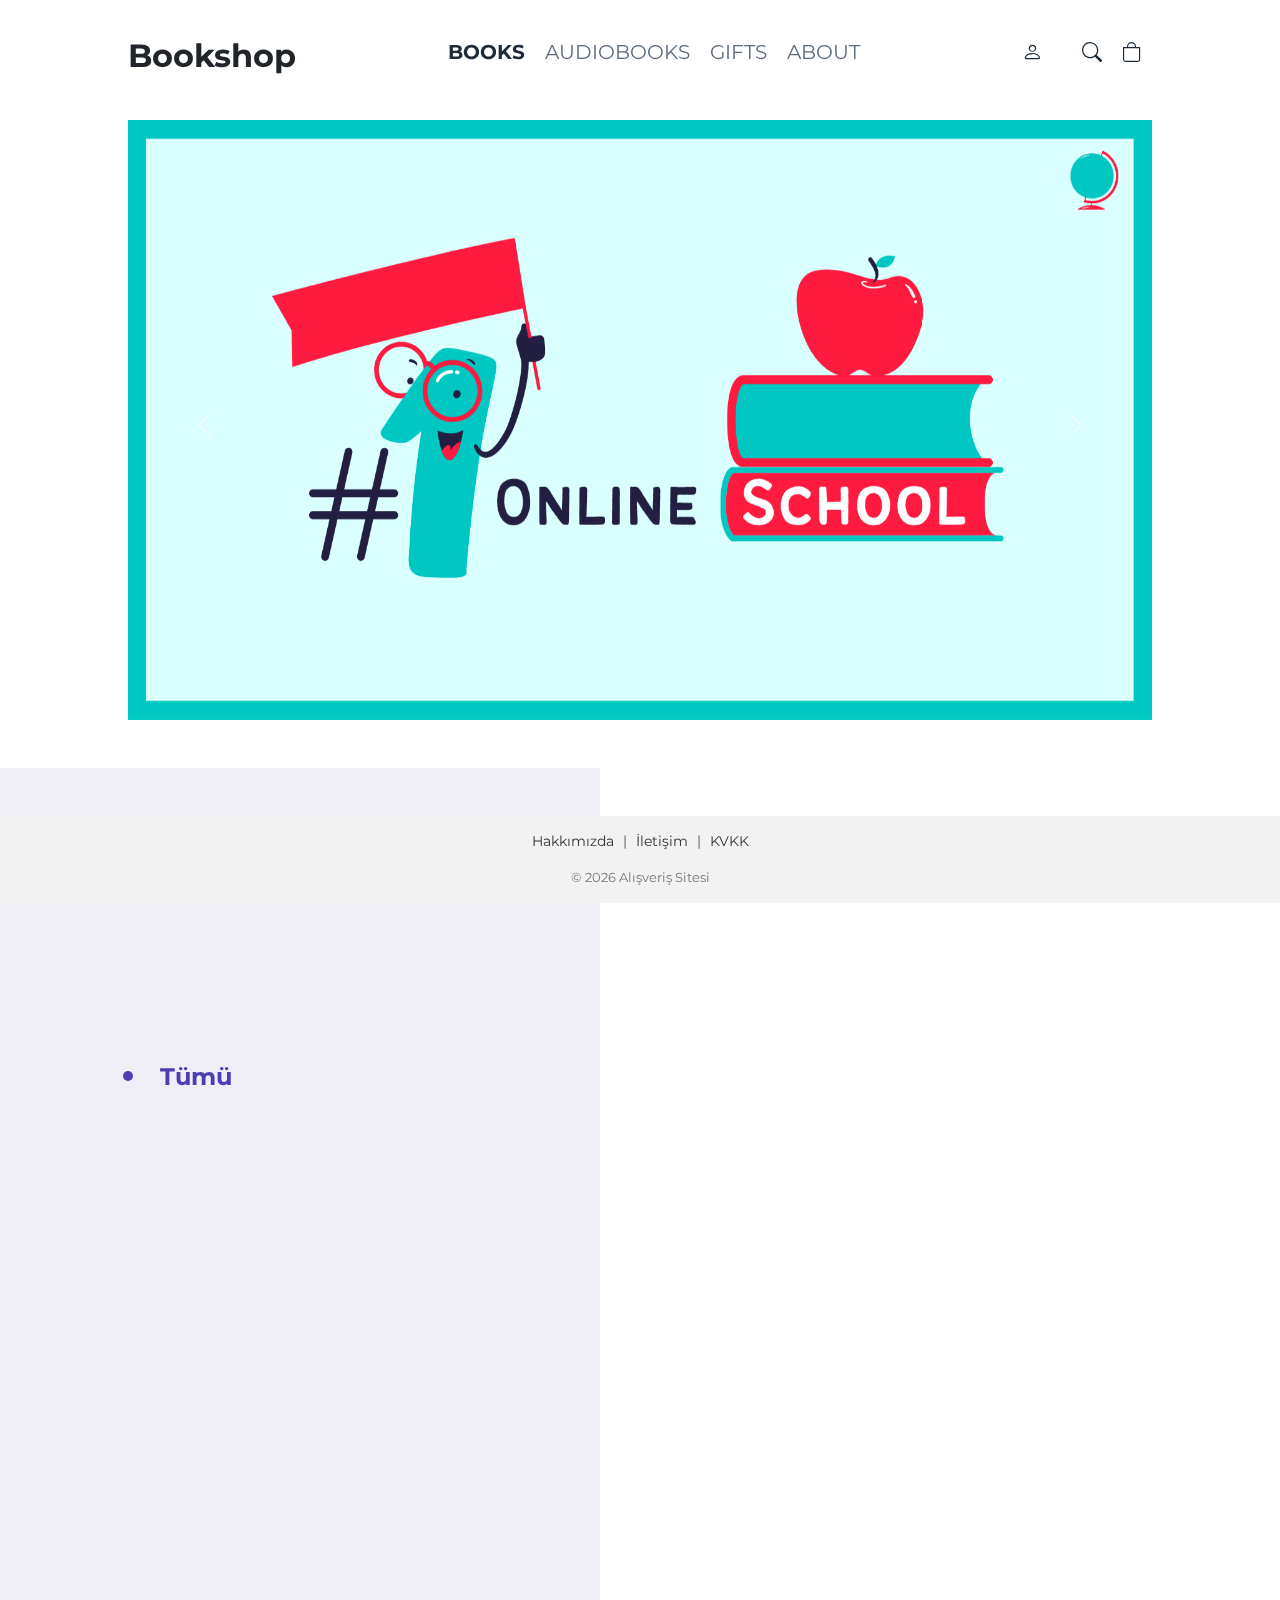
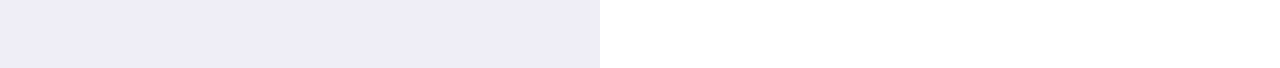
<file: index.html>
<!DOCTYPE html>
<html lang="en">
  <head>
    <meta charset="UTF-8" />
    <meta name="viewport" content="width=device-width, initial-scale=1.0" />
    <title>E-Ticaret Sitesi</title>
    <link rel="stylesheet" href="./assets/bootstrap/css/bootstrap.min.css" />
    <link rel="stylesheet" href="./assets/toastr/toastr.min.css" />
    <link rel="stylesheet" href="style.css" />
  </head>
  <body>
    <nav class="navbar">
      <h2 class="title">Bookshop</h2>
      <ul class="menu">
        <li class="active">BOOKS</li>
        <li>AUDIOBOOKS</li>
        <li>GIFTS</li>
        <li>ABOUT</li>
      </ul>
      <ul class="menu_icons">
        <a href="oturumAcma.html">
          <li><i class="bi bi-person"></i></li>
        </a>
        <li class="search-area">
          <input
            type="text"
            id="search_input"
            placeholder="Kitap adı"
            style="display:none;"
          >
        </li>
        <li id="search_icon"><i class="bi bi-search"></i></li>
        <li class="basket_icon " onclick="toggleModal()">
          <i class="bi bi-bag"></i>
          <span class="basket_count"></span>
        </li>
      </ul>
    </nav>
    <section class="slider">
      <div id="carouselBookSlider" class="carousel slide" data-bs-ride="carousel">
  <div class="carousel-inner">
    <div class="carousel-item active">
      <img src="./assets/images/slide1.png" class="d-block w-100" alt="Online School">
    </div>
    <div class="carousel-item">
      <img src="./assets/images/slide2.png" class="d-block w-100" alt="Dünya Çocuk Kitap Günü">
    </div>
    <div class="carousel-item">
      <img src="./assets/images/slide3.png" class="d-block w-100" alt="Sevgililer Günü">
    </div>
  </div>
  <button class="carousel-control-prev" type="button" data-bs-target="#carouselBookSlider" data-bs-slide="prev">
    <span class="carousel-control-prev-icon" aria-hidden="true"></span>
    <span class="visually-hidden">Previous</span>
  </button>
  <button class="carousel-control-next" type="button" data-bs-target="#carouselBookSlider" data-bs-slide="next">
    <span class="carousel-control-next-icon" aria-hidden="true"></span>
    <span class="visually-hidden">Next</span>
  </button>
</div>
    </section>
    <section class="store my-5">
      <div class="filter_background"></div>
      <ul class="filter">
        <li class="active">TÜMÜ</li>
        <li>ROMAN</li>
        <li>KİŞİSEL GELİŞİM</li>
        <li>FANTASTİK</li>
      </ul>
      <div class="row book_list"></div>
    </section>
    <div class="basket_modal">
      <div class="basket_items">
        <i class="bi bi-x" onclick="toggleModal()"></i>
        <h2 class="basket_title">Your Items</h2>
        <ul class="basket_list">
          <li class="basket_item">No items to Buy again.</li>
        </ul>
        <div class="basket_total">
          <span class="fw-bold mb-3 fs-4 total_price"></span>
          <button class="btn_purple">CHECK OUT</button>
        </div>
      </div>
    </div>

    <div id="lightbox" onclick="kapat()">
      <img id="lightbox-img">
    </div>


    <footer class="footer">
      <p>
        <a href="hakkimizda.html">Hakkımızda</a> |
        <a href="iletisim.html">İletişim</a> |
        <span class="kvkk">KVKK</span>
      </p>
      <span class="copyright">© 2026 Alışveriş Sitesi</span>
    </footer>

    <script src="./assets/jquery/jquery.min.js"></script>
    <script src="assets/bootstrap/js/bootstrap.min.js"></script>
    <script src="./assets/toastr/toastr.min.js"></script>
    <script src="app.js"></script>
  </body>
</html>
</file>
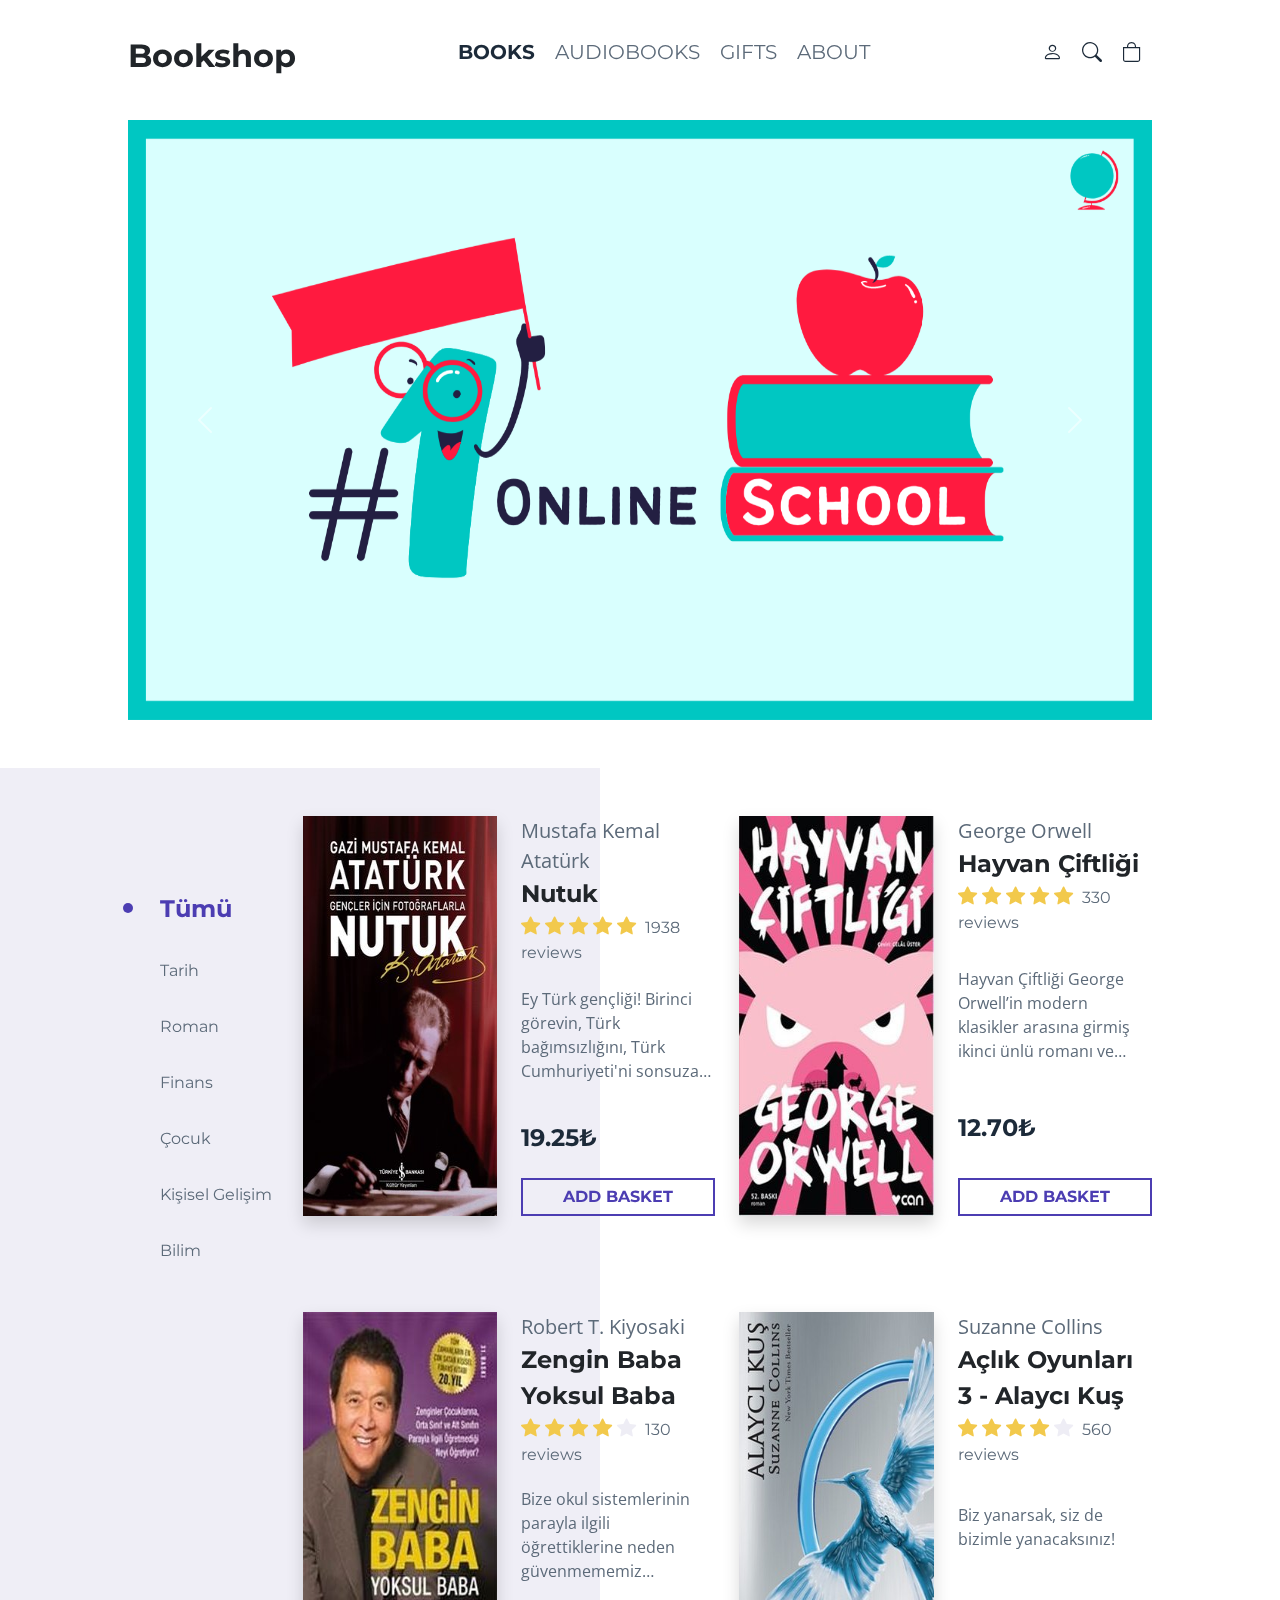
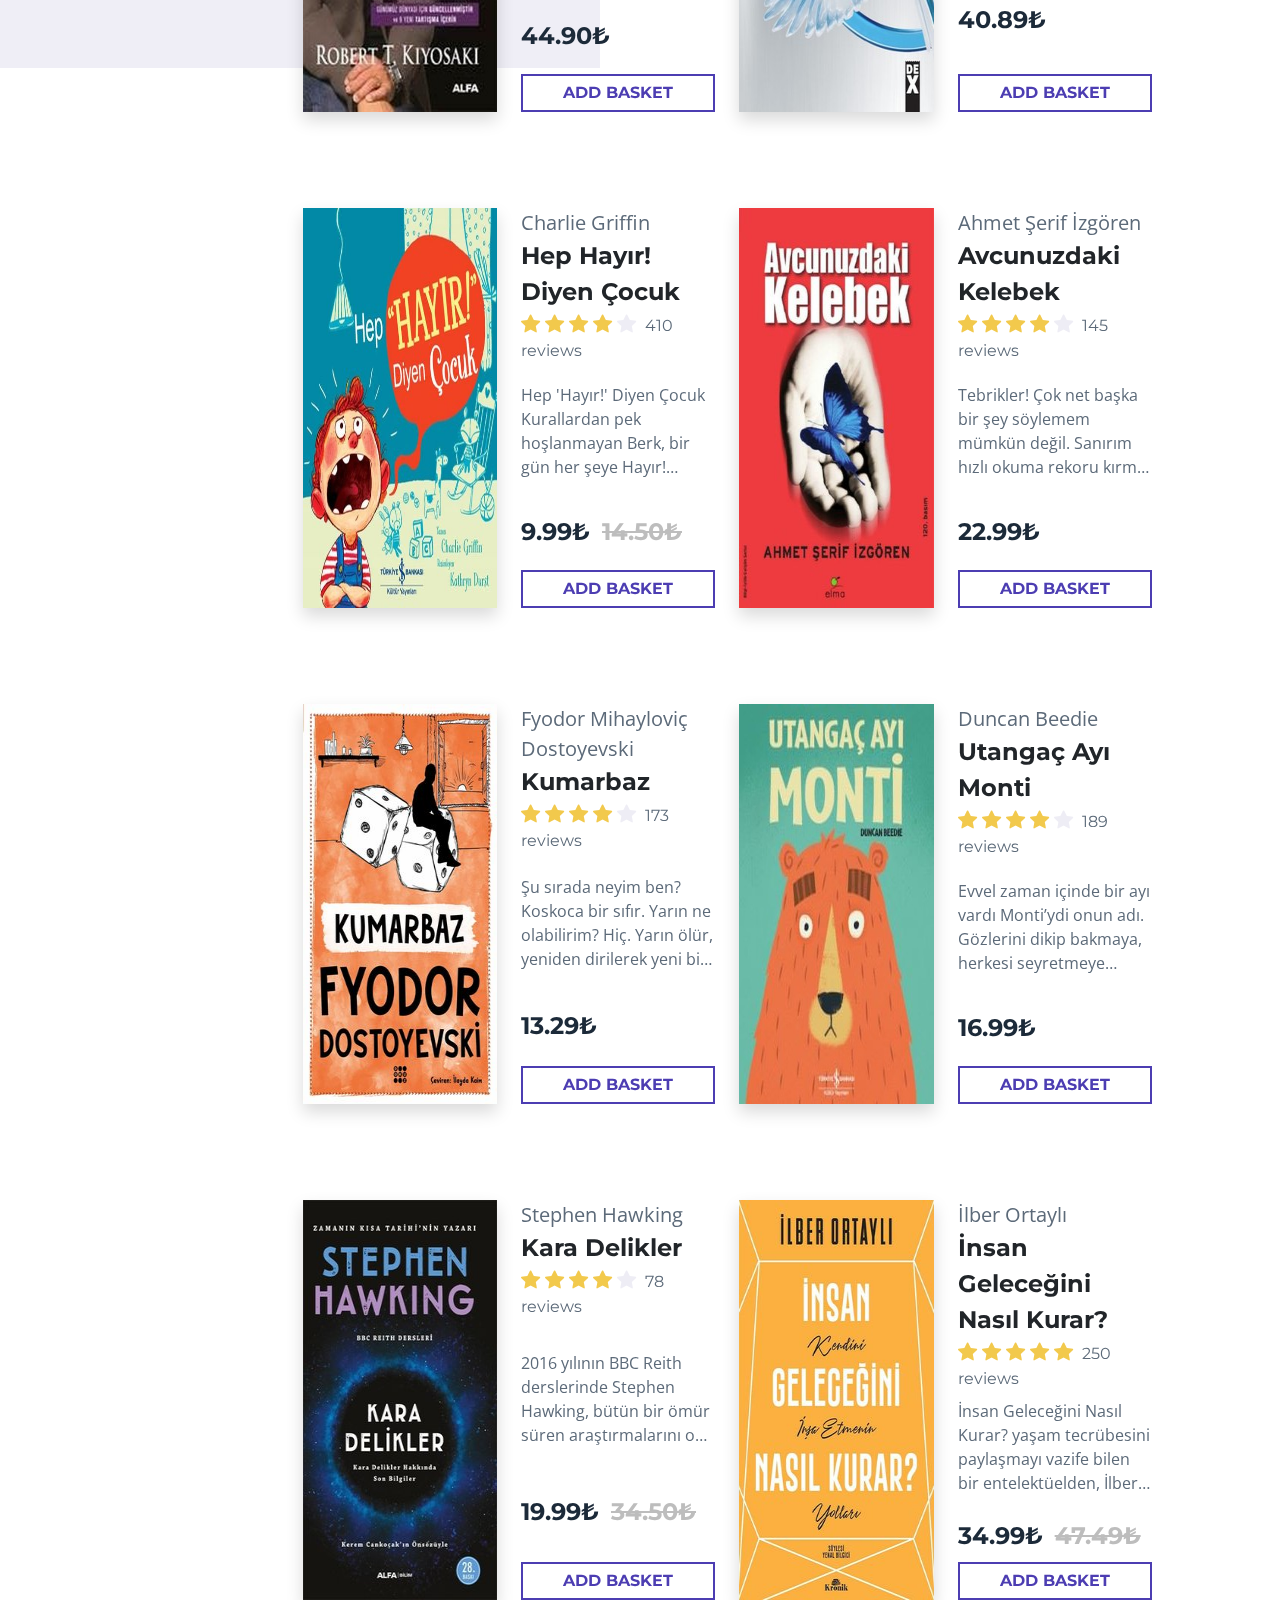
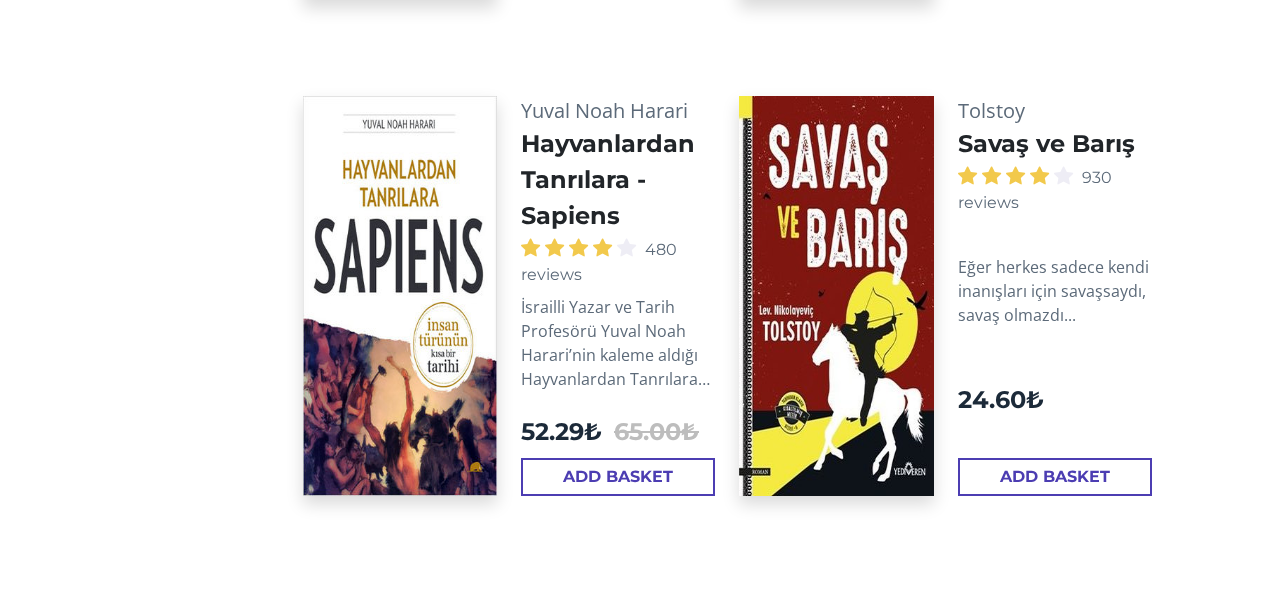
<file: Alışveriş Sitesi Projesi/index.html>
<!DOCTYPE html>
<html lang="en">
  <head>
    <meta charset="UTF-8" />
    <meta name="viewport" content="width=device-width, initial-scale=1.0" />
    <title>E-Ticaret Sitesi</title>
    <link rel="stylesheet" href="./assets/bootstrap/css/bootstrap.min.css" />
    <link rel="stylesheet" href="./assets/toastr/toastr.min.css"/>
    <link rel="stylesheet" href="style.css"/>
  </head>
  <body>
    <nav class="navbar">
      <h2 class="title">Bookshop</h2>
      <ul class="menu">
        <li class="active">BOOKS</li>
        <li>AUDIOBOOKS</li>
        <li>GIFTS</li>
        <li>ABOUT</li>
      </ul>
      <ul class="menu_icons">
        <li><i class="bi bi-person"></i></li>
        <li><i class="bi bi-search"></i></li>
        <li class="basket_icon " onclick="toggleModal()">
          <i class="bi bi-bag"></i>
          <span class="basket_count"></span>
        </li>
      </ul>
    </nav>
    <section class="slider">
      <div id="carouselBookSlider" class="carousel slide" data-bs-ride="carousel">
  <div class="carousel-inner">
    <div class="carousel-item active">
      <img src="./assets/images/slide1.png" class="d-block w-100" alt="Online School">
    </div>
    <div class="carousel-item">
      <img src="./assets/images/slide2.png" class="d-block w-100" alt="Dünya Çocuk Kitap Günü">
    </div>
    <div class="carousel-item">
      <img src="./assets/images/slide3.png" class="d-block w-100" alt="Sevgililer Günü">
    </div>
  </div>
  <button class="carousel-control-prev" type="button" data-bs-target="#carouselBookSlider" data-bs-slide="prev">
    <span class="carousel-control-prev-icon" aria-hidden="true"></span>
    <span class="visually-hidden">Previous</span>
  </button>
  <button class="carousel-control-next" type="button" data-bs-target="#carouselBookSlider" data-bs-slide="next">
    <span class="carousel-control-next-icon" aria-hidden="true"></span>
    <span class="visually-hidden">Next</span>
  </button>
</div>
    </section>
    <section class="store my-5">
      <div class="filter_background"></div>
      <ul class="filter">
        <li class="active">TÜMÜ</li>
        <li>ROMAN</li>
        <li>KİŞİSEL GELİŞİM</li>
        <li>FANTASTİK</li>
      </ul>
      <div class="row book_list"></div>
    </section>
    <div class="basket_modal">
      <div class="basket_items">
        <i class="bi bi-x" onclick="toggleModal()"></i>
        <h2 class="basket_title">Your Items</h2>
        <ul class="basket_list">
          <li class="basket_item">No items to Buy again.</li>
        </ul>
        <div class="basket_total">
          <span class="fw-bold mb-3 fs-4 total_price"></span>
          <button class="btn_purple">CHECK OUT</button>
        </div>
      </div>
    </div>
    <script type="text/javascript"src="assets/bootstrap/js/bootstrap.min.js"></script>
    <script src="./assets/jquery/jquery.min.js"></script>
    <script src="./assets/toastr/toastr.min.js"></script>
    <script type="text/javascript" src="app.js"></script>
  </body>
</html>
</file>
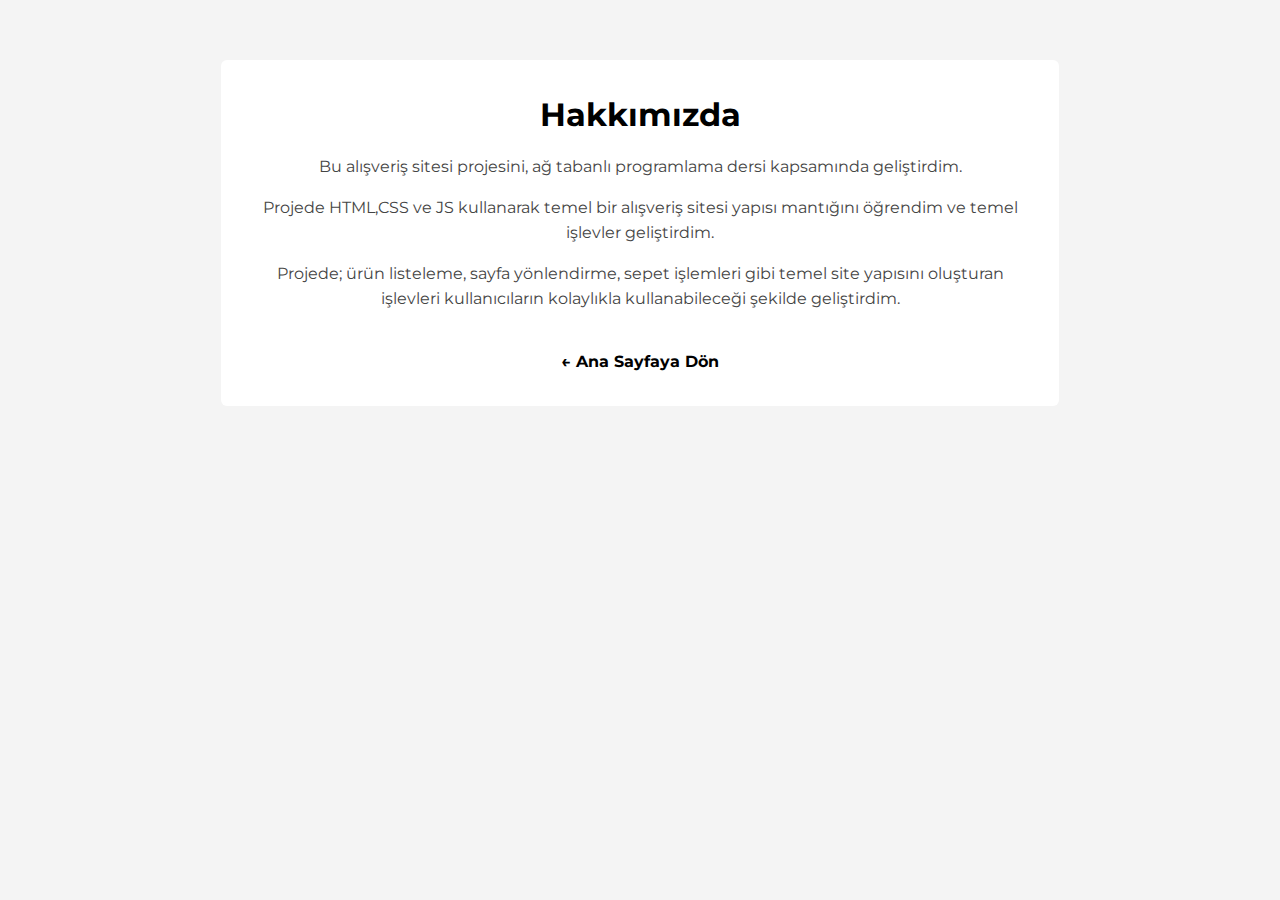
<file: hakkimizda.html>
<!DOCTYPE html>
<head>
  <title>Hakkımızda</title>
  <link rel="stylesheet" href="style.css">
</head>
<body class="page">

  <div class="card center-text">
    <h1>Hakkımızda</h1>

    <p>
      Bu alışveriş sitesi projesini, ağ tabanlı programlama dersi kapsamında geliştirdim.
    </p>

    <p>
      Projede HTML,CSS ve JS kullanarak temel bir alışveriş sitesi yapısı 
      mantığını öğrendim ve temel işlevler geliştirdim.
    </p>

    <p>
      Projede; ürün listeleme, sayfa yönlendirme, sepet işlemleri gibi 
      temel site yapısını oluşturan işlevleri kullanıcıların 
      kolaylıkla kullanabileceği şekilde geliştirdim. 
    </p>

    <a class="back" href="index.html">← Ana Sayfaya Dön</a>
  </div>

</body>
</html>
</file>
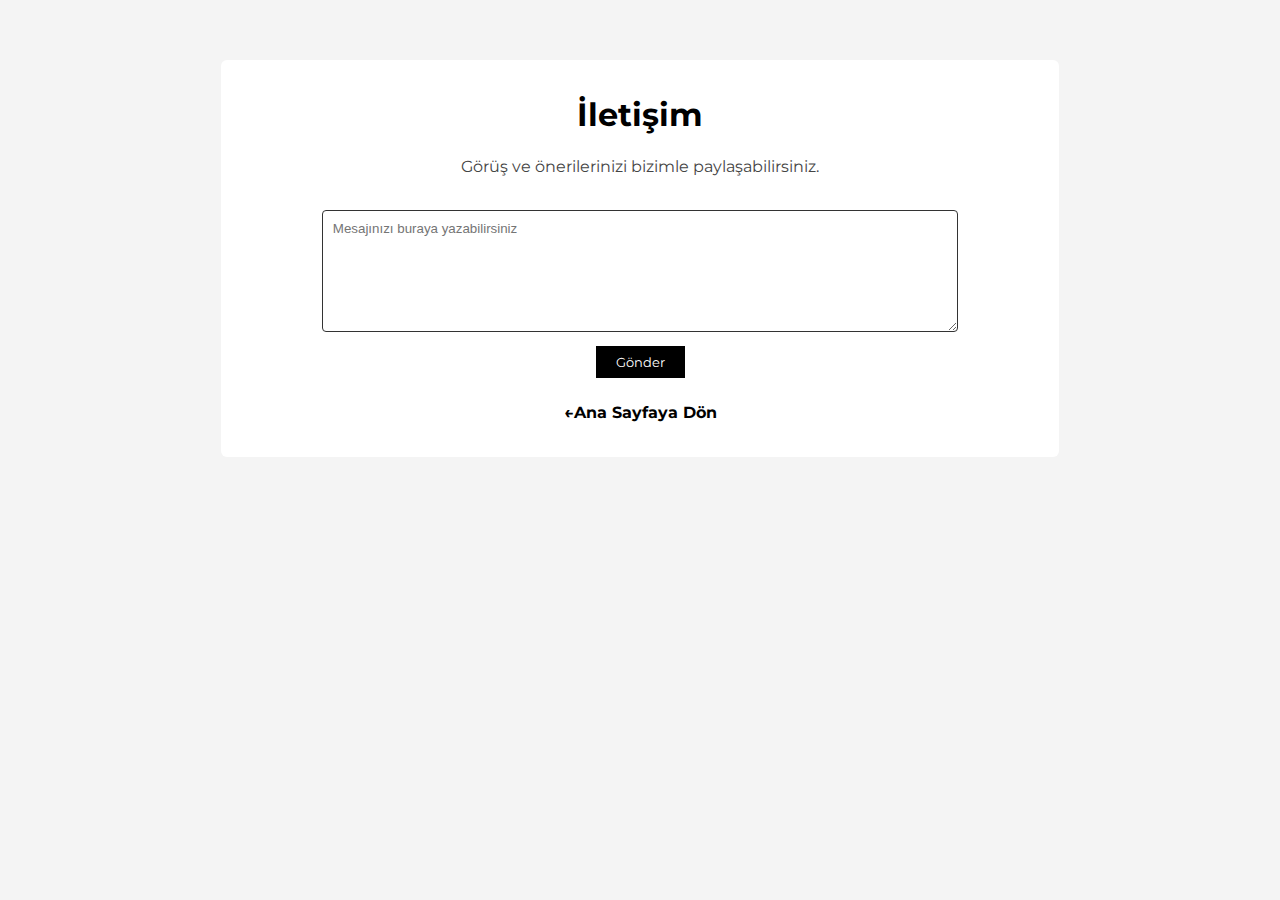
<file: iletisim.html>
<!DOCTYPE html>
<head>
  <title>İletişim</title>
  <link rel="stylesheet" href="style.css">
</head>
<body class="page">

  <div class="card center-text">
    <h1>İletişim</h1>

    <p>Görüş ve önerilerinizi bizimle paylaşabilirsiniz.</p>

    <form onsubmit="document.getElementById('msg').style.display='block'; return false;">
      <textarea placeholder="Mesajınızı buraya yazabilirsiniz" required></textarea>
      <br>
      <button type="submit">Gönder</button>
    </form>

    <p id="msg" class="info" style="display:none;">
      Mesajınız iletildi.
    </p>

    <a class="back" href="index.html">←Ana Sayfaya Dön</a>
  </div>

</body>
</html>
</file>
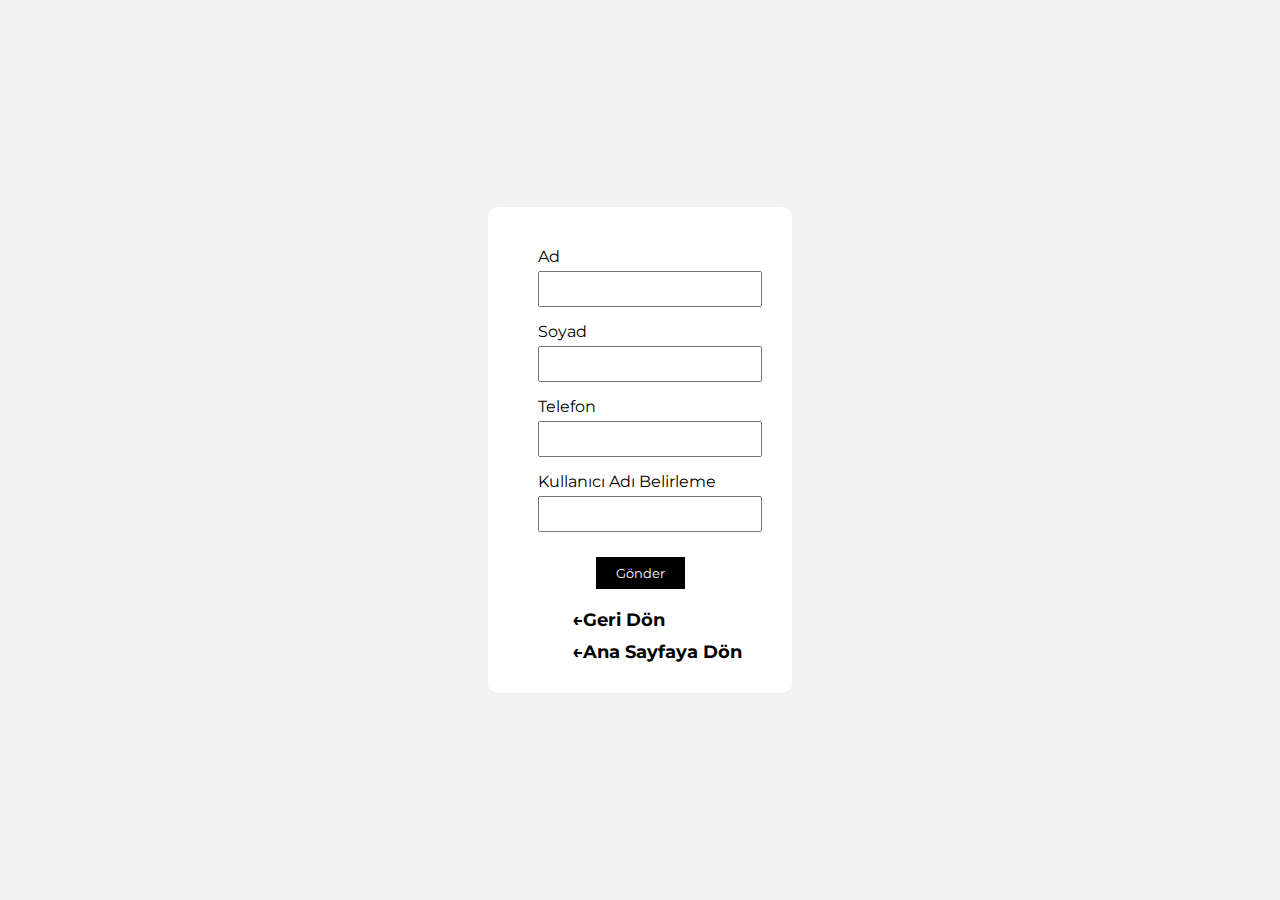
<file: kayit.html>
<!DOCTYPE html>
<head>
    <title>Hesap Açma</title> 
    <link rel="stylesheet" href="style.css">  
</head>

<body class="log_page">
    <div class="log_in">
        <form onsubmit="return check_log()">
            <div class="Name">
                Ad <br>
                <input type="text" id="name" required>
            </div>
            <div class="Surname">
                Soyad <br>
                <input type="text" id="surname" required>
            </div>
            <div class="phone">
                Telefon <br>
                <input type="text" id="phone" required>
            </div>
            <div class="choose_name">
                Kullanıcı Adı Belirleme <br>
                <input type="text" id="username" required>
            </div>
            <div class="end_log">
                <button type="submit" class="log_button">Gönder</button>
            </div>
            <p id="uyari" class="info"></p>
            <div class="back_button">
                <a href="oturumAcma.html">←Geri Dön</a>
            </div>
            <div class="back_button">
                <a href="index.html">←Ana Sayfaya Dön</a>
            </div>
        </form>
    </div>
    <script type="text/javascript" src="kayit.js"></script>    
</body>
</html>
</file>
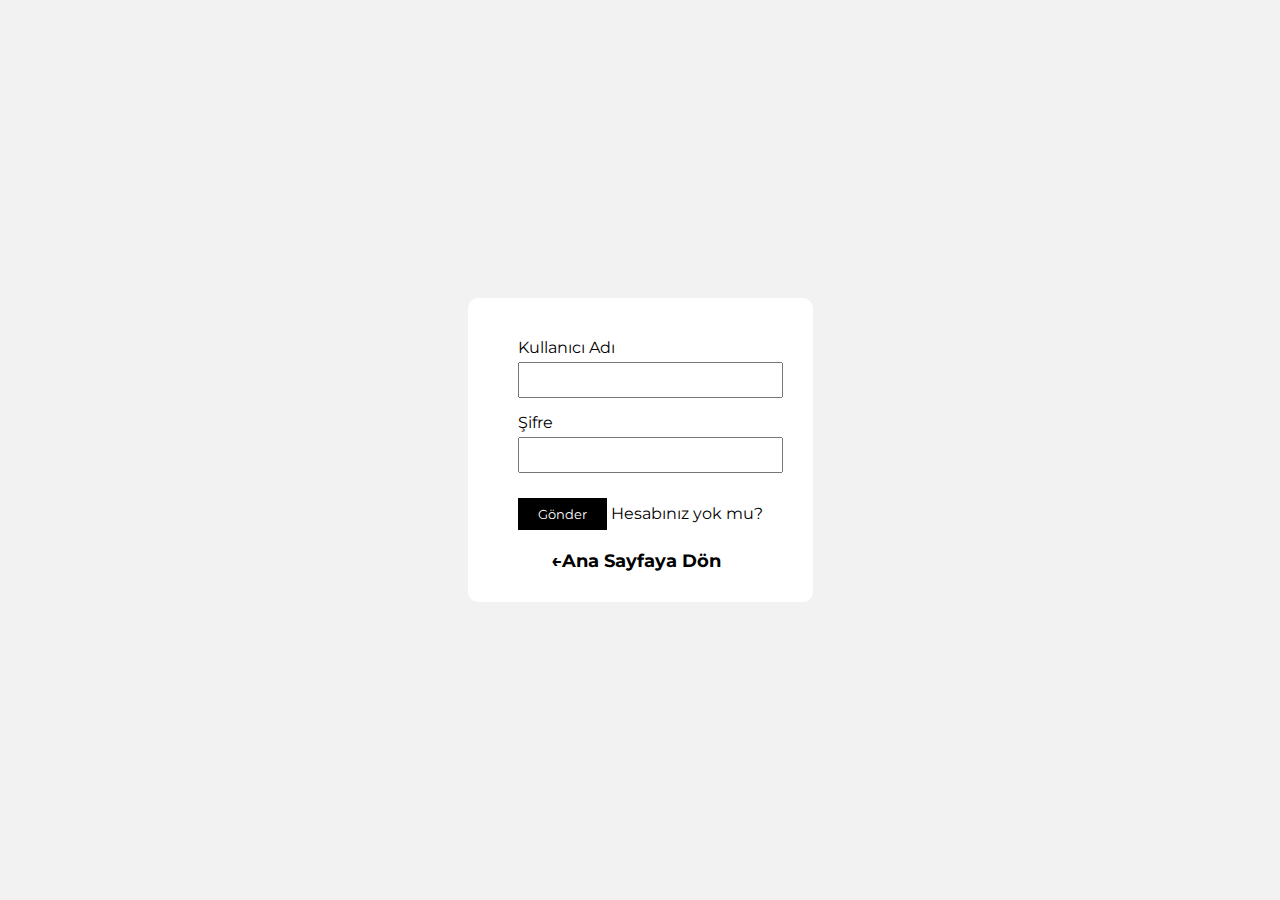
<file: oturumAcma.html>
<!DOCTYPE html>
<head>
    <title>Oturum Açma</title> 
    <link rel="stylesheet" href="style.css">  
</head>

<body class="sign_page">
    <div class="sign_in">
        <form onsubmit="return check_sign()">
            <div class="user_name">
                Kullanıcı Adı <br>
                <input type="text" id="username" required>
            </div>
            <div class="password">
                Şifre <br>
                <input type="password" id="password" required>
            </div>
            <p id="uyari" class="info"></p>
            <div class="end_sign">
                <button type="submit" class="sign_button">Gönder</button>
                <a href="kayit.html">Hesabınız yok mu?</a>
            </div>
            <div class="back_button">
                <a href="index.html">←Ana Sayfaya Dön</a>
            </div>
        </form>
    </div> 
    <script type="text/javascript" src="oturum.js"></script>  
</body>
</html>
</file>
<file: style.css>
@import url("https://fonts.googleapis.com/css2?family=Montserrat:wght@400;700&family=Open+Sans&display=swap");
@import url("https://cdn.jsdelivr.net/npm/bootstrap-icons@1.8.1/font/bootstrap-icons.css");

*{
  font-family: "Montserrat", sans-serif;
  padding: 0;
  margin: 0;
}

:root {
  --black: #1c2a39;
  --gray: #5c6a79;
  --purple: #4c3db2;
  --transition: all 250ms ease-in-out;
}

.navbar {
  height: 120px;
  width: 80%;
  margin-left: 10%;
}

.title {
  font-weight: bold;
}

.menu,
.menu_icons {
  list-style-type: none;
  display: flex;
  flex-direction: row;
  font-size: 20px;
  color: var(--gray);
  cursor: pointer;
}

.menu .active {
  color: var(--black);
  font-weight: bold;
}

.menu li,
.menu_icons li {
  margin: 0 10px;
}

.menu_icons li {
  color: var(--black);
}

.basket_icon {
  position: relative;
}

.basket_count {
  position: absolute;
  right: -0.7rem;
  bottom: 0;
  width: 20px;
  height: 20px;
  background-color: var(--black);
  border-radius: 50%;
  color: white;
  display: flex;
  justify-content: center;
  align-items: center;
  font-size: 1rem;
  font-weight: bold;
}

.basket_count:empty{
  display: none;
}

.slider {
  width: 80%;
  margin-left: auto;
  margin-right: auto;
  height: 600px;
}

.slider img {
  height: 600px;
}

.store {
  width: 80%;
  margin-left: 10%;
}

.book_card {
  height: 400px;
}

.book_card img{
  height: 400px;
}

.fos {
  font-family: "Open Sans", sans-serif;
}

.gray {
  color: var(--gray);
}

.black {
  color: var(--black);
}

.fw-bold {
  font-weight: bold;
}

.book_star-rate .bi-star,
.bi-star-fill {
  color: #eeedf5;
  font-size: 1.2rem;
  margin-right: 5px;
}

.book_star-rate .bi-star-fill.active {
  color: #f2c94c;
}

.book_description {
  display: -webkit-box;
  -webkit-line-clamp: 4;
  -webkit-box-orient: vertical;
  overflow: hidden;
  text-overflow: ellipsis;
}

.old_price {
  text-decoration: line-through;
  color: #bdbdbd;
}

.btn_purple {
  cursor: pointer;
  border: 2px solid var(--purple);
  color: var(--purple);
  font-size: 1rem;
  font-weight: bold;
  background-color: transparent;
  transition: var(--transition);
  padding: 5px 0;
}

.btn_purple:hover {
  background-color: var(--purple);
  color: white;
}

.filter_background {
  position: absolute;
  left: 0;
  width: 600px;
  height: 900px;
  background-color: #efeef6;
  z-index: -1;
}

.filter {
  position: absolute;
  list-style-type: none;
  display: flex;
  flex-direction: column;
  min-height: 650px;
  justify-content: center;
}

.filter li {
  color: var(--gray);
  font-size: 1rem;
  margin-bottom: 2rem;
  cursor: pointer;
}

.filter li:hover {
  color: var(--purple);
}

.filter li.active {
  color: var(--purple);
  font-size: 1.5rem;
  font-weight: bold;
}

.filter li.active::before {
  content: "";
  display: inline-block;
  width: 10px;
  height: 10px;
  border-radius: 50%;
  background-color: var(--purple);
  position: absolute;
  left: -5px;
  margin-top: 12px;
}

.basket_modal {
  position: fixed;
  opacity: 0;
  left: 0;
  top: 0;
  background-color: #5c6a7950;
  width: 100%;
  height: 100%;
  z-index: -1;
  transition: var(--transition);
}

.basket_modal.active{
  opacity: 1;
  z-index: 999;
}

.basket_items {
  position: relative;
  width: 0;
  background-color: white;
  height: 100%;
  float: right;
  transition: var(--transition);
}

.basket_modal.active .basket_items{
  width: 450px;
}

.basket_items .bi-x {
  position: absolute;
  left: 0;
  top: 0;
  font-size: 3rem;
  color: var(--black);
  cursor: pointer;
}

.basket_title {
  color: #1c2a39;
  margin-top: 5rem;
  text-align: center;
  font-weight: bold;
}

.basket_list {
  list-style-type: none;
  padding: 0 10px;
  margin-top: 3rem;
  max-height: 650px;
  overflow-y: auto;
}

.basket_item {
  display: flex;
  justify-content: space-between;
  align-items: center;
  margin-bottom: 2rem;
}

.basket_item-info {
  width: 150px;
}

.basket_item-info .book_name {
  font-size: 16px;
  font-weight: bold;
}

.basket_item-info .book_price {
  font-size: 16px;
}

.basket_item-info .book_remove {
  cursor: pointer;
  color: var(--gray);
}

.basket_item .book_count {
  font-size: 1.5rem;
  font-weight: bold;
  color: var(--black);
}

.book_count .increase {
  margin-left: 5px;
}

.book_count .decrease {
  margin-right: 5px;
}

.book_count .decrease,
.increase {
  cursor: pointer;
  color: var(--purple);
}

.basket_total{
  position: absolute;
  display: flex;
  flex-direction: column;
  bottom: 5%;
  align-items: center;
  width: inherit;
}

.basket_total button{
  width: 250px;
}

.total_price:empty + .btn_purple{
  display: none;
}

.footer {
  background-color: #f2f2f2;
  text-align: center;
  padding: 15px 0;
  font-size: 14px;
  color: #555;
}

.footer a {
  text-decoration: none;
  color: #333;
  margin: 0 5px;
}

.footer a:hover {
  text-decoration: underline;
}

.kvkk {
  color: #333;
  margin: 0 5px;
}

.copyright {
  display: block;
  margin-top: 6px;
  font-size: 13px;
  color: #777;
}

.page {
  background-color: #f4f4f4;
  padding: 60px 0;
}

.card {
  background-color: #fff;
  width: 60%;
  margin: auto;
  padding: 35px;
  border-radius: 6px;
}

.center-text {
  text-align: center;
}

.card h1 {
  margin-bottom: 20px;
}

.card p {
  line-height: 1.6;
  color: #444;
  margin-bottom: 15px;
}

.back {
  display: inline-block;
  margin-top: 25px;
  text-decoration: none;
  color: black;
  font-weight: bold;
}

textarea {
  width: 80%;
  height: 100px;
  padding: 10px;
  font-family: Arial, sans-serif;
  border: 1px solid #333;
  border-radius: 4px;
  margin-top: 15px;
}

button {
  margin-top: 10px;
  padding: 8px 20px;
  border: none;
  background-color: black;
  color: white;
}

.info {
  margin-top: 15px;
  color: grey;
  font-weight: bold;
}

.book-img {
  cursor: pointer;
}

#lightbox {
  position: fixed;
  opacity: 0;
  left: 0;
  top: 0;
  background-color: #5c6a7950;
  width: 100%;
  height: 100%;
  z-index: -1;
  transition: all 250ms ease-in-out;
  display: flex;
  justify-content: center;
  align-items: center;
}

#lightbox.active{
  opacity: 1;
  z-index: 999;
}
#lightbox img {
  max-width: 80%;
  max-height: 80%;
}

.sign_page{
    margin: 0;
    height: 100vh;
    display: flex;
    justify-content: center; 
    align-items: center;     
    background-color: #f2f2f2;
}

.sign_in {
    background-color: white;
    padding: 40px 50px;
    border-radius: 10px;
}

.sign_in input {
    width: 100%;
    padding: 8px;
    margin-top: 5px;
}

.user_name,
.password {
    margin-bottom: 15px;
}

.end_sign a{
  text-decoration: none;
  color: black;
}

.end_sign a:hover{
  text-decoration: underline;
}

.sign_button{
  cursor: pointer;
}

.back_button{
  margin-top: 20px;
  margin-left: 2.1rem;
  margin-bottom: -10px;
  font-size: 18px;
}

.back_button a{
  text-decoration: none;
  color: black;
  font-weight: bold;
}

.back_button a:hover{
  text-decoration: underline;
}

.log_page{
    margin: 0;
    height: 100vh;
    display: flex;
    justify-content: center;
    align-items: center;
    background-color: #f2f2f2;
}

.log_in {
    background-color: white;
    padding: 40px 50px;
    border-radius: 10px;
}

.log_in input {
    width: 100%;
    padding: 8px;
    margin-top: 5px;
}

.Name, .Surname, .phone, .choose_name{
  margin-bottom: 15px;
}

.end_log{
  display:flex;
  justify-content: center;
  align-items: center;
}

.log_button{
  cursor: pointer;
}
</file>
<file: Alışveriş Sitesi Projesi/style.css>
@import url("https://fonts.googleapis.com/css2?family=Montserrat:wght@400;700&family=Open+Sans&display=swap");
@import url("https://cdn.jsdelivr.net/npm/bootstrap-icons@1.8.1/font/bootstrap-icons.css");

* {
  font-family: "Montserrat", sans-serif;
  padding: 0;
  margin: 0;
}

:root {
  --black: #1c2a39;
  --gray: #5c6a79;
  --purple: #4c3db2;
  --transition: all 250ms ease-in-out;
}

.navbar {
  height: 120px;
  width: 80%;
  margin-left: 10%;
}

.title {
  font-weight: bold;
}

.menu,
.menu_icons {
  list-style-type: none;
  display: flex;
  flex-direction: row;
  font-size: 20px;
  color: var(--gray);
  cursor: pointer;
}

.menu .active {
  color: var(--black);
  font-weight: bold;
}

.menu li,
.menu_icons li {
  margin: 0 10px;
}

.menu_icons li {
  color: var(--black);
}

.basket_icon {
  position: relative;
}

.basket_count {
  position: absolute;
  right: -0.7rem;
  bottom: 0;
  width: 20px;
  height: 20px;
  background-color: var(--black);
  border-radius: 50%;
  color: white;
  display: flex;
  justify-content: center;
  align-items: center;
  font-size: 1rem;
  font-weight: bold;
}

.basket_count:empty{
  display: none;
}

.slider {
  width: 80%;
  margin-left: auto;
  margin-right: auto;
  height: 600px;
}

.slider img {
  height: 600px;
}

.store {
  width: 80%;
  margin-left: 10%;
}

.book_card {
  height: 400px;
}

.book_card img{
  height: 400px;
}

.fos {
  font-family: "Open Sans", sans-serif;
}

.gray {
  color: var(--gray);
}

.black {
  color: var(--black);
}

.fw-bold {
  font-weight: bold;
}

.book_star-rate .bi-star,
.bi-star-fill {
  color: #eeedf5;
  font-size: 1.2rem;
  margin-right: 5px;
}

.book_star-rate .bi-star-fill.active {
  color: #f2c94c;
}

.book_description {
  display: -webkit-box;
  -webkit-line-clamp: 4;
  -webkit-box-orient: vertical;
  overflow: hidden;
  text-overflow: ellipsis;
}

.old_price {
  text-decoration: line-through;
  color: #bdbdbd;
}

.btn_purple {
  cursor: pointer;
  border: 2px solid var(--purple);
  color: var(--purple);
  font-size: 1rem;
  font-weight: bold;
  background-color: transparent;
  transition: var(--transition);
  padding: 5px 0;
}

.btn_purple:hover {
  background-color: var(--purple);
  color: white;
}

.filter_background {
  position: absolute;
  left: 0;
  width: 600px;
  height: 900px;
  background-color: #efeef6;
  z-index: -1;
}

.filter {
  position: absolute;
  list-style-type: none;
  display: flex;
  flex-direction: column;
  min-height: 650px;
  justify-content: center;
}

.filter li {
  color: var(--gray);
  font-size: 1rem;
  margin-bottom: 2rem;
  cursor: pointer;
}

.filter li:hover {
  color: var(--purple);
}

.filter li.active {
  color: var(--purple);
  font-size: 1.5rem;
  font-weight: bold;
}

.filter li.active::before {
  content: "";
  display: inline-block;
  width: 10px;
  height: 10px;
  border-radius: 50%;
  background-color: var(--purple);
  position: absolute;
  left: -5px;
  margin-top: 12px;
}

.basket_modal {
  position: fixed;
  opacity: 0;
  left: 0;
  top: 0;
  background-color: #5c6a7950;
  width: 100%;
  height: 100%;
  z-index: -1;
  transition: var(--transition);
}

.basket_modal.active{
  opacity: 1;
  z-index: 999;
}

.basket_items {
  position: relative;
  width: 0;
  background-color: white;
  height: 100%;
  float: right;
  transition: var(--transition);
}

.basket_modal.active .basket_items{
  width: 450px;
}

.basket_items .bi-x {
  position: absolute;
  left: 0;
  top: 0;
  font-size: 3rem;
  color: var(--black);
  cursor: pointer;
}

.basket_title {
  color: #1c2a39;
  margin-top: 5rem;
  text-align: center;
  font-weight: bold;
}

.basket_list {
  list-style-type: none;
  padding: 0 10px;
  margin-top: 3rem;
  max-height: 650px;
  overflow-y: auto;
}

.basket_item {
  display: flex;
  justify-content: space-between;
  align-items: center;
  margin-bottom: 2rem;
}

.basket_item-info {
  width: 150px;
}

.basket_item-info .book_name {
  font-size: 16px;
  font-weight: bold;
}

.basket_item-info .book_price {
  font-size: 16px;
}

.basket_item-info .book_remove {
  cursor: pointer;
  color: var(--gray);
}

.basket_item .book_count {
  font-size: 1.5rem;
  font-weight: bold;
  color: var(--black);
}

.book_count .increase {
  margin-left: 5px;
}

.book_count .decrease {
  margin-right: 5px;
}

.book_count .decrease,
.increase {
  cursor: pointer;
  color: var(--purple);
}

.basket_total{
  position: absolute;
  display: flex;
  flex-direction: column;
  bottom: 5%;
  align-items: center;
  width: inherit;
}

.basket_total button{
  width: 250px;
}

.total_price:empty + .btn_purple{
  display: none;
}
</file>
